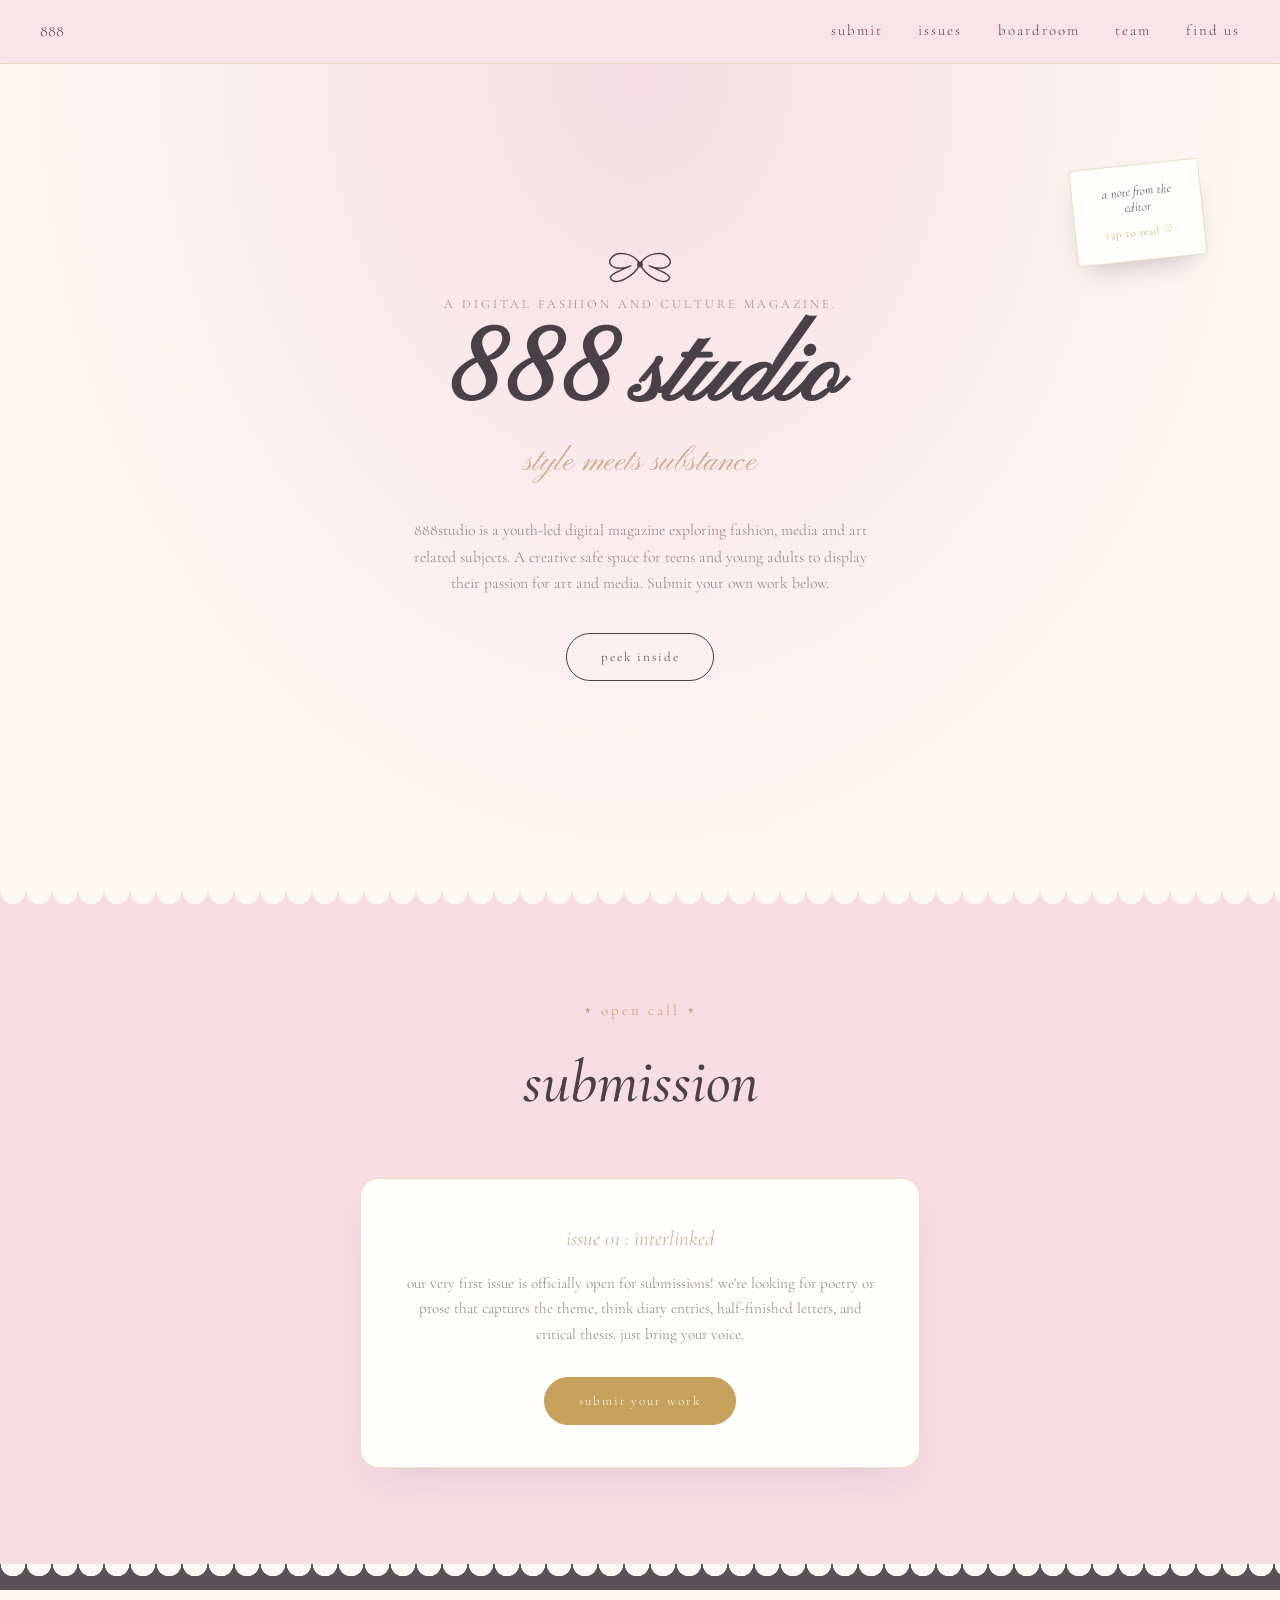
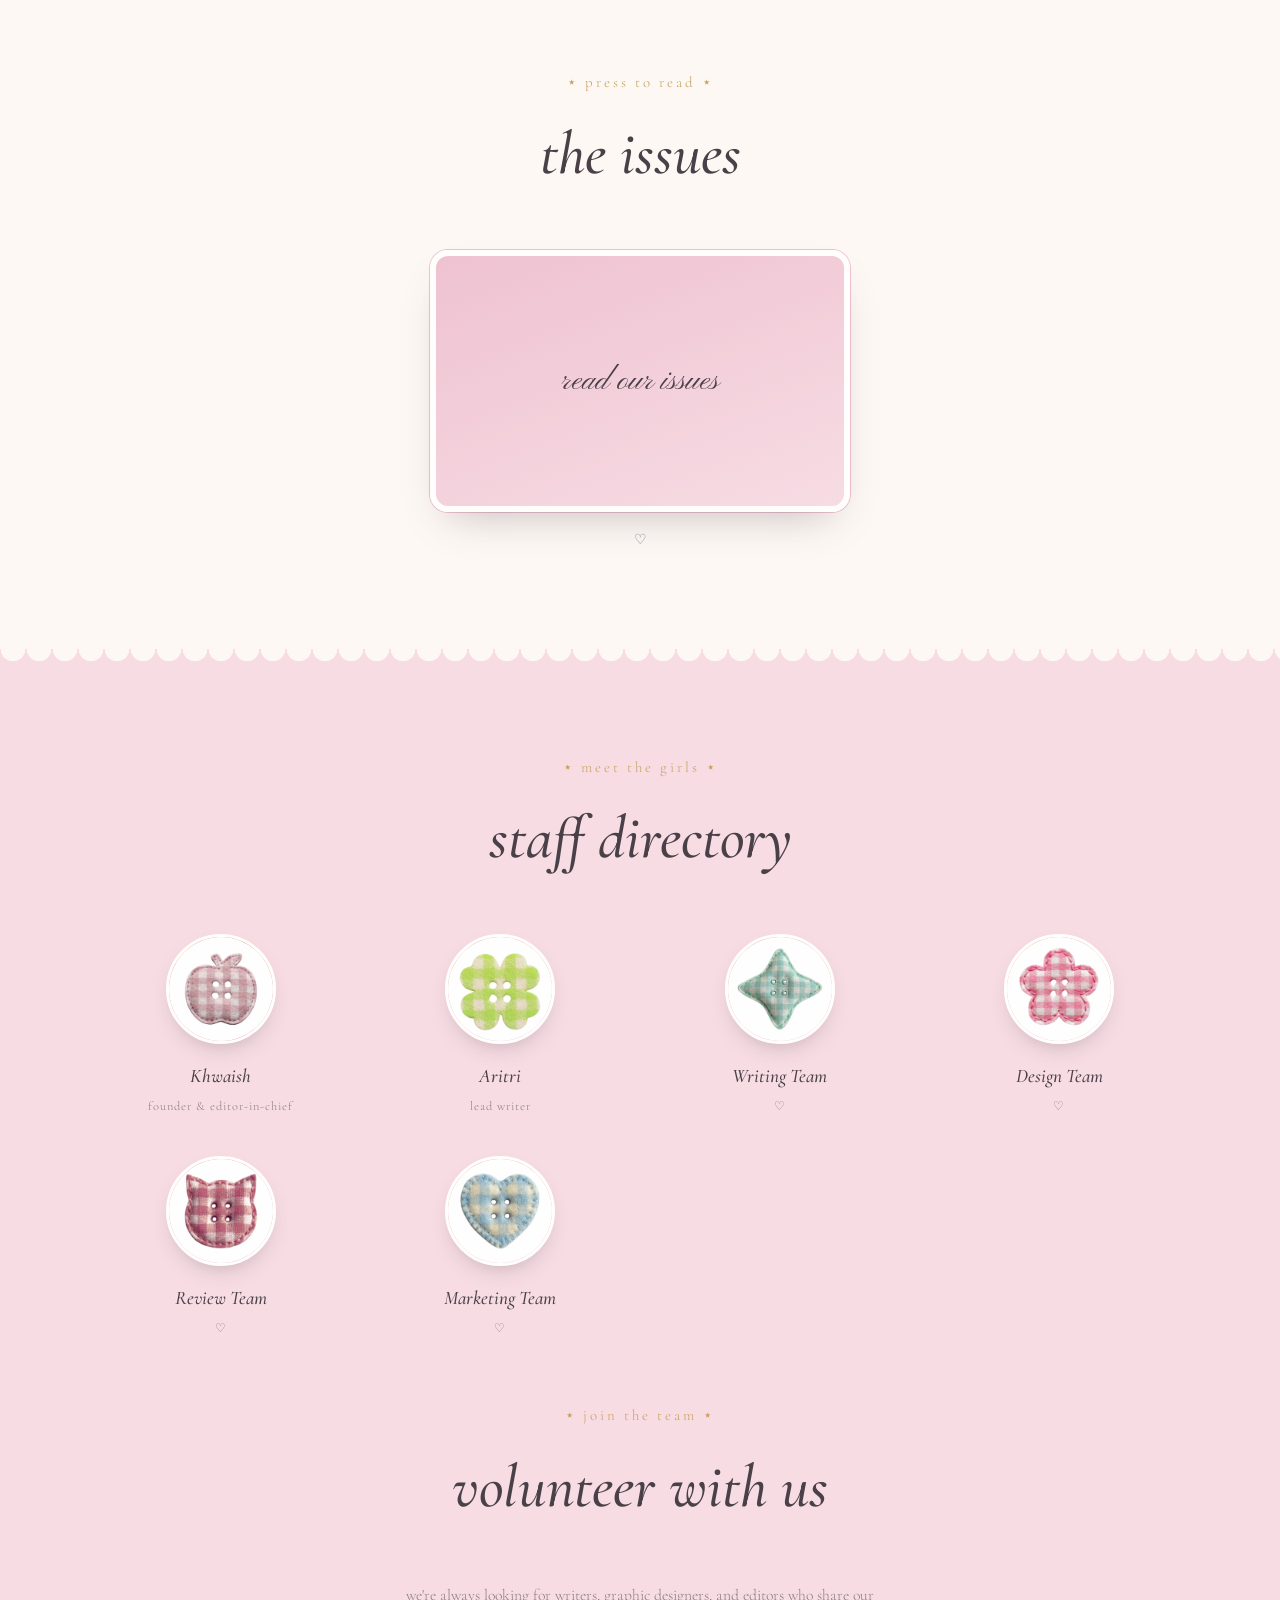
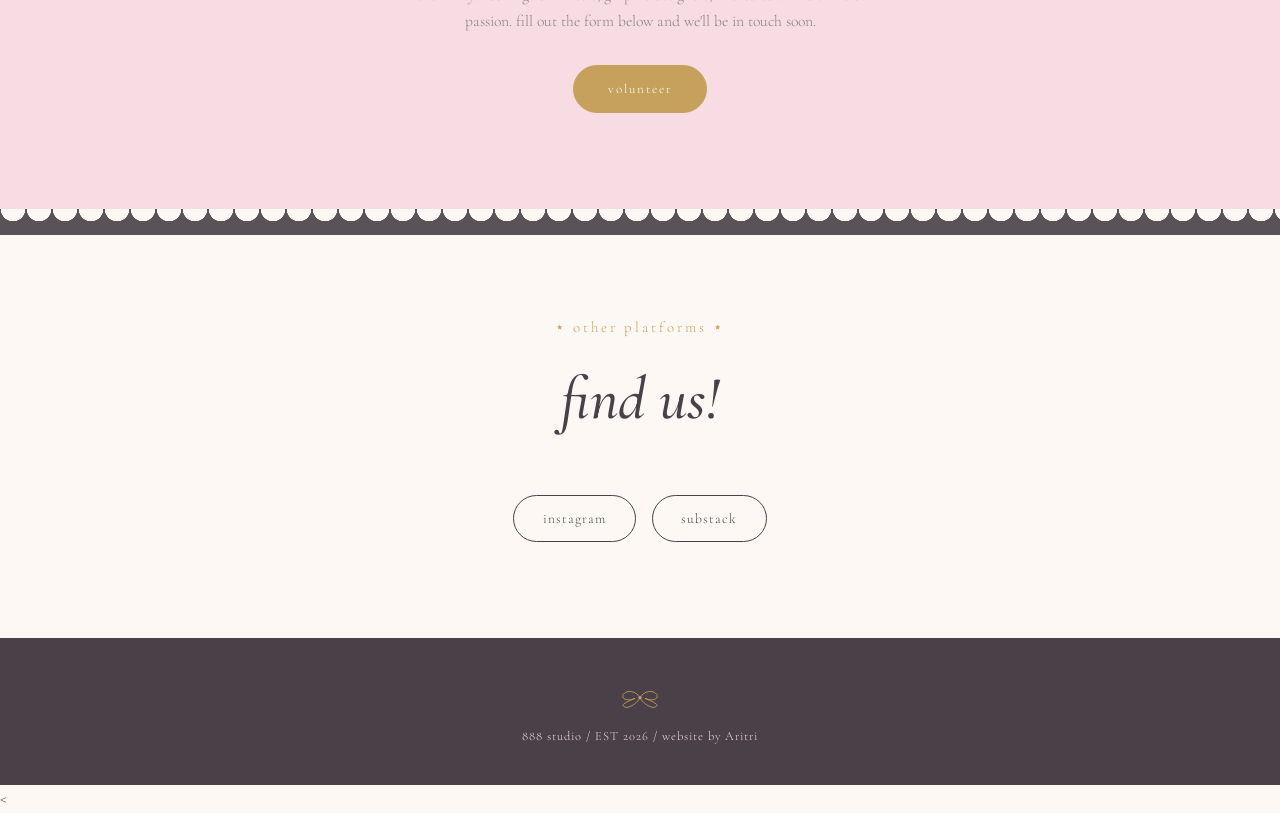
<file: index.html>
<!DOCTYPE html>
<html lang="en">
<head>
<meta charset="UTF-8">
<meta name="viewport" content="width=device-width, initial-scale=1.0">
<title>888 studio — style with substance</title>
<meta name="description" content="888studio is a youth-led digital magazine exploring fashion, media and art related subjects.">
<link rel="preconnect" href="https://fonts.googleapis.com">
<link rel="preconnect" href="https://fonts.gstatic.com" crossorigin>
<link href="https://fonts.googleapis.com/css2?family=Cormorant+Garamond:ital,wght@0,300;0,400;0,500;0,600;0,700;1,400;1,500&family=Pinyon+Script&family=Parisienne&display=swap" rel="stylesheet">
<link rel="stylesheet" href="css/style.css">
</head>
<body>

<!-- ambient bg texture -->
<div class="lace-overlay" aria-hidden="true"></div>

<!-- NAV -->
<header class="nav" id="top">
  <a href="#top" class="nav__brand">888</a>
  <nav class="nav__links">
    <a href="#submit">submit</a>
    <a href="#issues">issues</a>
    <a href="#boardroom">boardroom</a>
    <a href="#team">team</a>
    <a href="#find-us">find us</a>
  </nav>
  <button class="nav__toggle" id="navToggle" aria-label="Toggle menu">
    <span></span><span></span><span></span>
  </button>
</header>

<!-- HERO -->
<section class="hero">
  <div class="hero__bow" aria-hidden="true">
    <svg viewBox="0 0 120 70" width="70">
      <path d="M60 35 C50 15, 20 10, 10 25 C2 37, 20 48, 45 37 C20 48, 2 55, 12 62 C22 70, 50 55, 60 35 Z" fill="none" stroke="currentColor" stroke-width="2.5"/>
      <path d="M60 35 C70 15, 100 10, 110 25 C118 37, 100 48, 75 37 C100 48, 118 55, 108 62 C98 70, 70 55, 60 35 Z" fill="none" stroke="currentColor" stroke-width="2.5"/>
      <circle cx="60" cy="35" r="5" fill="currentColor"/>
    </svg>
  </div>
  <p class="hero__eyebrow">a digital fashion and culture magazine.</p>
  <h1 class="hero__title">888 studio</h1>
  <p class="hero__tagline">style meets substance</p>
  <p class="hero__desc">888studio is a youth-led digital magazine exploring fashion, media and art related subjects. A creative safe space for teens and young adults to display their passion for art and media. Submit your own work below.</p>
  <a href="#submit" class="btn btn--ghost">peek inside</a>
  <div class="eic-note-float" id="eicNoteFloat">
  <p class="eic-note-float__label">a note from the editor</p>
  <p class="eic-note-float__peek">tap to read ♡</p>
</div>
</section>

<div class="scallop scallop--pink" aria-hidden="true"></div>

<!-- SUBMIT -->
<section id="submit" class="section section--blush">
  <p class="section__eyebrow">⋆ open call ⋆</p>
  <h2 class="section__title">submission</h2>
  <div class="card card--submit">
    <p class="card__kicker">issue 01 : interlinked</p>
    <p class="card__text">
      our very first issue is officially open for submissions! we're looking for poetry or prose that
      captures the theme, think diary entries, half-finished  letters, and critical thesis.
      just bring your voice.
    </p>
    <a href="submit.html" class="btn btn--filled">submit your work</a>
  </div>
</section>

<div class="scallop scallop--grey" aria-hidden="true"></div>

<!-- ISSUES -->
<section id="issues" class="section section--cream">
  <p class="section__eyebrow">⋆ press to read ⋆</p>
  <h2 class="section__title">the issues</h2>

  <div class="issues-single" id="issuesSingleBlock">
    <div class="issues-single__cover">
      <span>read our issues</span>
    </div>
    <p class="issues-single__sub">♡</p>
  </div>
</section>

<div class="scallop scallop--pink" aria-hidden="true"></div>

<!-- BOARDROOM
<section id="boardroom" class="section section--cream">
  <p class="section__eyebrow">⋆ the mood board ⋆</p>
  <h2 class="section__title">the boardroom</h2>

  <div class="boardroom-grid">
    <a href="#" target="_blank" rel="noopener" class="boardroom-card">
      <span class="boardroom-card__tag">writing</span>
      <p>caption or note about this post</p>
    </a>
    <a href="#" target="_blank" rel="noopener" class="boardroom-card">
      <span class="boardroom-card__tag">aesthetic</span>
      <p>caption or note about this post</p>
    </a>
    <a href="#" target="_blank" rel="noopener" class="boardroom-card">
      <span class="boardroom-card__tag">fashion</span>
      <p>caption or note about this post</p>
    </a>
    <a href="#" target="_blank" rel="noopener" class="boardroom-card">
      <span class="boardroom-card__tag">culture</span>
      <p>caption or note about this post</p>
    </a>
  </div>
</section>

<div class="scallop scallop--pink" aria-hidden="true"></div> -->

<!--TEAM -->
<section id="team" class="section section--blush">
  <p class="section__eyebrow">⋆ meet the girls ⋆</p>
  <h2 class="section__title">staff directory</h2>

  <div class="staff-grid">
    <div class="staff-card staff-card--lead" data-type="person" data-id="khwaish">
      <div class="staff-card__photo">
        <img src="assets/images/apple.PNG" alt="Khwaish">
      </div>
      <h3>Khwaish</h3>
      <p class="staff-card__role">founder &amp; editor-in-chief</p>
    </div>
    <div class="staff-card" data-type="person" data-id="aritri">
      <div class="staff-card__photo">
        <img src="assets/images/clover.PNG" alt="Aritri">
      </div>
      <h3>Aritri</h3>
      <p class="staff-card__role">lead writer</p>
    </div>
    <div class="staff-card" data-type="team" data-id="writing">
      <div class="staff-card__photo">
        <img src="assets/images/shine.PNG" alt="Writing Team">
      </div>
      <h3>Writing Team</h3>
      <p class="staff-card__role">♡</p>
    </div>
    <div class="staff-card" data-type="team" data-id="design">
      <div class="staff-card__photo">
        <img src="assets/images/flower.PNG" alt="Design Team">
      </div>
      <h3>Design Team</h3>
      <p class="staff-card__role">♡</p>
    </div>
    <div class="staff-card" data-type="team" data-id="review">
      <div class="staff-card__photo">
        <img src="assets/images/piggy.PNG" alt="Review Team">
      </div>
      <h3>Review Team</h3>
      <p class="staff-card__role">♡</p>
    </div>
    <div class="staff-card" data-type="team" data-id="marketing">
      <div class="staff-card__photo">
        <img src="assets/images/heart.PNG" alt="Marketing Team">
      </div>
      <h3>Marketing Team</h3>
      <p class="staff-card__role">♡</p>
    </div>
</div>
</section>
<!-- VOLUNTEER -->
<section id="volunteer" class="section section--blush">
  <p class="section__eyebrow">⋆ join the team ⋆</p>
  <h2 class="section__title">volunteer with us</h2>
  <p class="volunteer__text">
    we're always looking for writers, graphic designers, and editors who share our passion.
    fill out the form below and we'll be in touch soon.
  </p>
  <a href="https://forms.gle/kQKQ9ipUbfQPRM1T8" target="_blank" rel="noopener" class="btn btn--filled">volunteer</a>
</section>

<div class="scallop scallop--grey" aria-hidden="true"></div>

<!-- FIND US -->
<section id="find-us" class="section section--cream">
  <p class="section__eyebrow">⋆ other platforms ⋆</p>
  <h2 class="section__title">find us!</h2>

  <div class="social-grid">
    <a href="https://www.instagram.com/_888studio" class="social-pill">instagram</a>
    <a href="https://substack.com/@888studio" class="social-pill">substack</a>
  </div>
</section>

<!-- FOOTER -->
<footer class="footer">
  <div class="footer__bow" aria-hidden="true">
    <svg viewBox="0 0 120 70" width="40">
      <path d="M60 35 C50 15, 20 10, 10 25 C2 37, 20 48, 45 37 C20 48, 2 55, 12 62 C22 70, 50 55, 60 35 Z" fill="none" stroke="currentColor" stroke-width="2.5"/>
      <path d="M60 35 C70 15, 100 10, 110 25 C118 37, 100 48, 75 37 C100 48, 118 55, 108 62 C98 70, 70 55, 60 35 Z" fill="none" stroke="currentColor" stroke-width="2.5"/>
      <circle cx="60" cy="35" r="5" fill="currentColor"/>
    </svg>
  </div>
  <p>888 studio / EST 2026 / website by Aritri</p>
</footer>

<!-- PERSON BIO MODAL -->
<div class="modal-overlay" id="personModal">
  <div class="modal-box">
    <button class="modal-close" id="personModalClose" aria-label="Close">&times;</button>
    <div class="modal-photo" id="personModalPhoto"></div>
    <h3 class="modal-name" id="personModalName"></h3>
    <p class="modal-role" id="personModalRole"></p>
    <p class="modal-email" id="personModalEmail"></p>
    <p class="modal-bio" id="personModalBio"></p>
  </div>
</div>

<!-- TEAM LIST MODAL -->
<div class="modal-overlay" id="teamModal">
  <div class="modal-box modal-box--wide">
    <button class="modal-close" id="teamModalClose" aria-label="Close">&times;</button>
    <h3 class="modal-name" id="teamModalTitle"></h3>
    <div class="modal-team-list" id="teamModalList"></div>
  </div>
</div>

<!-- EIC NOTE MODAL -->
<div class="modal-overlay" id="eicNoteModal">
  <div class="modal-box">
    <button class="modal-close" id="eicNoteModalClose" aria-label="Close">&times;</button>
    <p class="eic-note-modal__label">a note from the editor</p>
    <p class="eic-note-modal__text" id="eicNoteText"></p>
    <p class="eic-note-modal__sign">— Khwaish</p>
  </div>
</div>

<<!-- ISSUE SUBMISSIONS MODAL -->
<div class="modal-overlay" id="issueModal">
  <div class="modal-box modal-box--wide">
    <button class="modal-close" id="issueModalClose" aria-label="Close">&times;</button>
    <h3 class="modal-name" id="issueModalTitle"></h3>
    <p class="modal-role" id="issueModalSubtitle"></p>
    <div class="issue-modal-nav" id="issueModalNav"></div>
    <div class="modal-submission-grid" id="issueModalGrid"></div>
  </div>
</div>

<script src="js/main.js"></script>
</body>
</html>
</file>
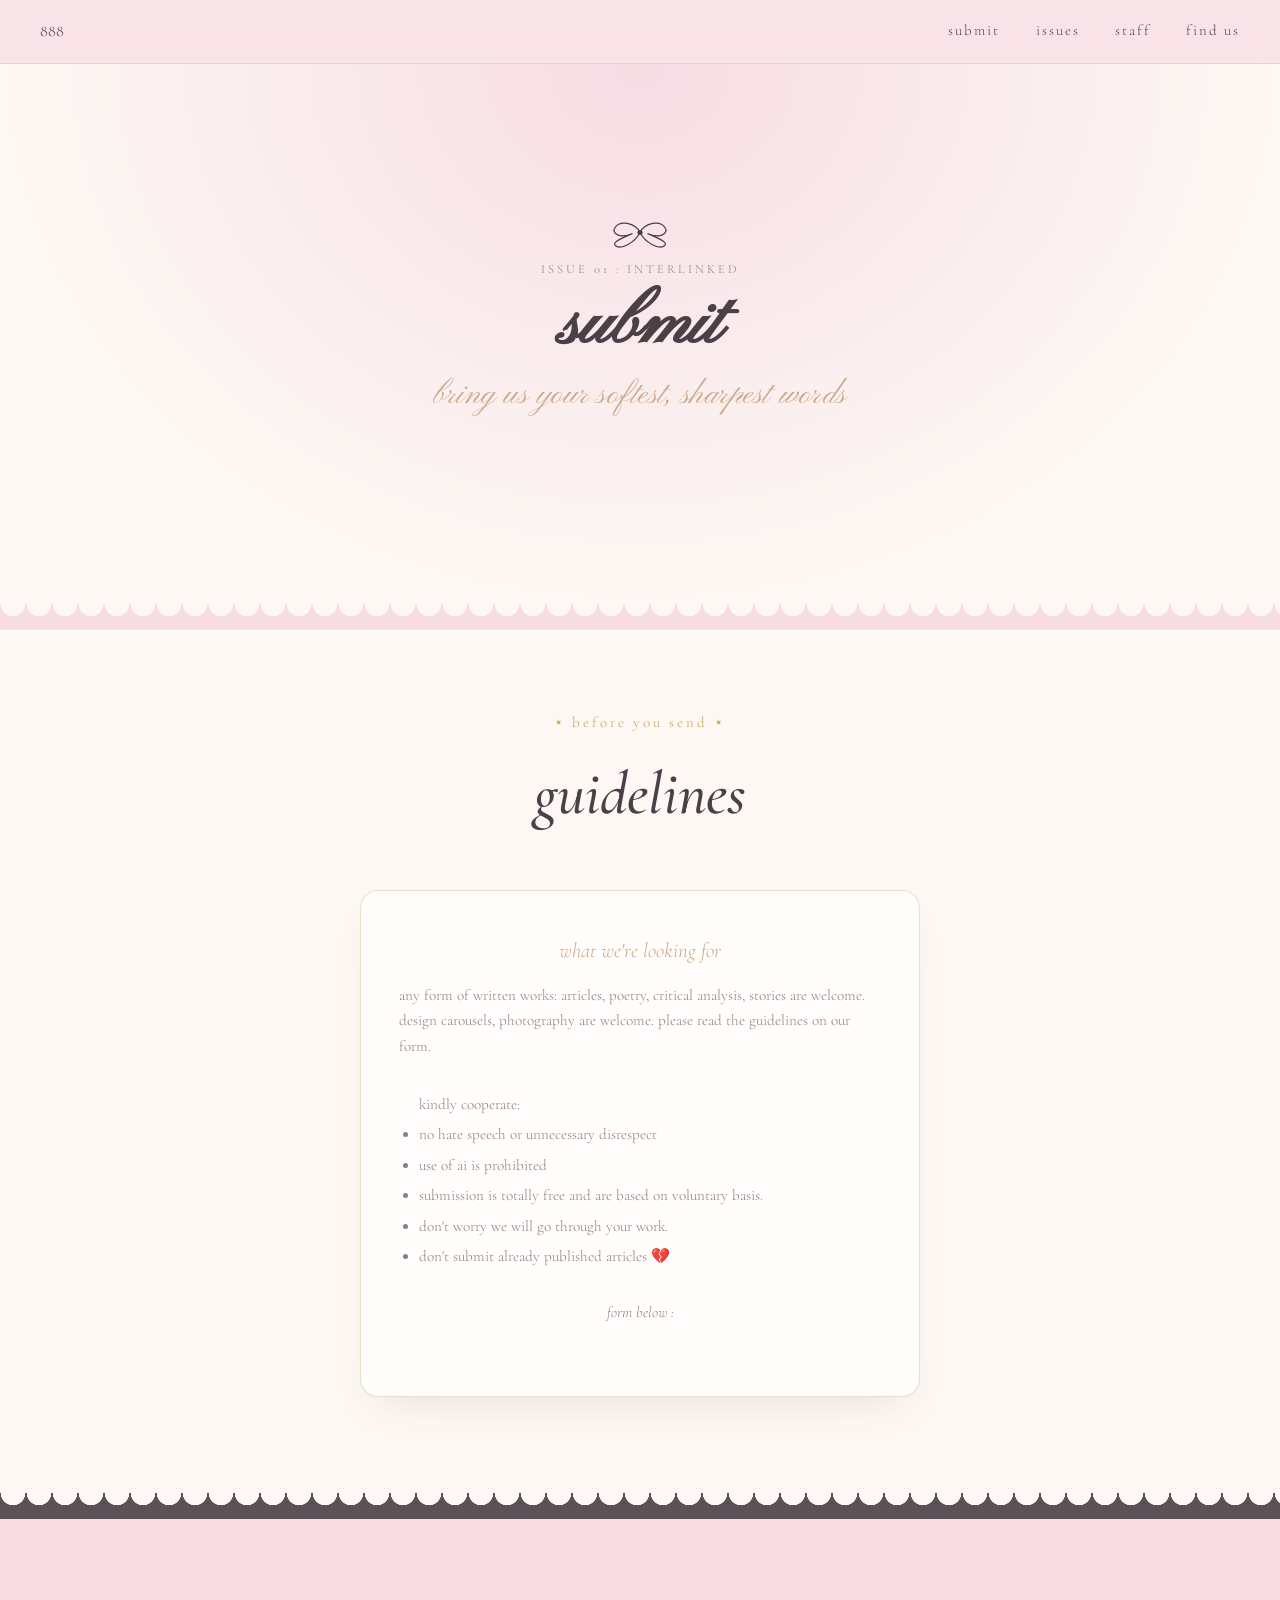
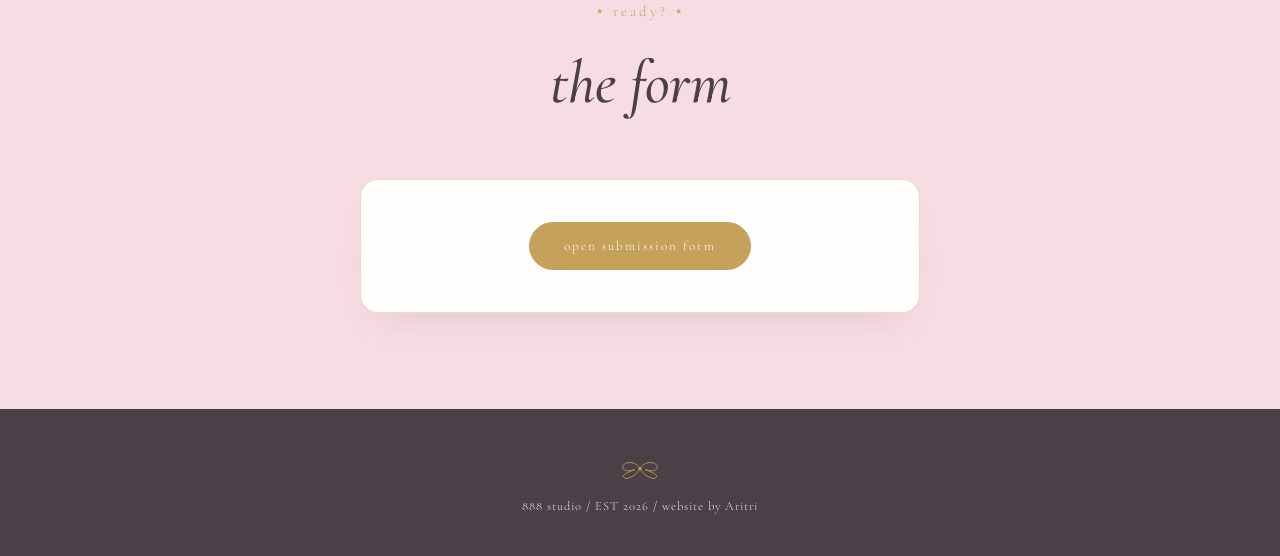
<file: submit.html>
<!DOCTYPE html>
<html lang="en">
<head>
<meta charset="UTF-8">
<meta name="viewport" content="width=device-width, initial-scale=1.0">
<title>submit — 888 studio</title>
<meta name="description" content="Submit your work to 888 studio digital magazine.">
<link rel="preconnect" href="https://fonts.googleapis.com">
<link rel="preconnect" href="https://fonts.gstatic.com" crossorigin>
<link href="https://fonts.googleapis.com/css2?family=Cormorant+Garamond:ital,wght@0,300;0,400;0,500;0,600;0,700;1,400;1,500&family=Pinyon+Script&family=Parisienne&display=swap" rel="stylesheet">
<link rel="stylesheet" href="css/style.css">
</head>
<body>

<div class="lace-overlay" aria-hidden="true"></div>

<!-- NAV -->
<header class="nav">
  <a href="index.html" class="nav__brand">888</a>
  <nav class="nav__links">
    <a href="index.html#submit">submit</a>
    <a href="index.html#issues">issues</a>
    <a href="index.html#staff">staff</a>
    <a href="index.html#find-us">find us</a>
  </nav>
  <button class="nav__toggle" id="navToggle" aria-label="Toggle menu">
    <span></span><span></span><span></span>
  </button>
</header>

<!-- SUBMIT HERO -->
<section class="hero" style="min-height: 60vh;">
  <div class="hero__bow" aria-hidden="true">
    <svg viewBox="0 0 120 70" width="60">
      <path d="M60 35 C50 15, 20 10, 10 25 C2 37, 20 48, 45 37 C20 48, 2 55, 12 62 C22 70, 50 55, 60 35 Z" fill="none" stroke="currentColor" stroke-width="2.5"/>
      <path d="M60 35 C70 15, 100 10, 110 25 C118 37, 100 48, 75 37 C100 48, 118 55, 108 62 C98 70, 70 55, 60 35 Z" fill="none" stroke="currentColor" stroke-width="2.5"/>
      <circle cx="60" cy="35" r="5" fill="currentColor"/>
    </svg>
  </div>
  <p class="hero__eyebrow">issue 01 : interlinked</p>
  <h1 class="hero__title" style="font-size: clamp(2.8rem, 8vw, 4.5rem);">submit</h1>
  <p class="hero__tagline">bring us your softest, sharpest words</p>
</section>

<div class="scallop scallop--pink" aria-hidden="true"></div>

<!-- GUIDELINES -->
<section class="section section--cream">
  <p class="section__eyebrow">⋆ before you send ⋆</p>
  <h2 class="section__title">guidelines</h2>

  <div class="card card--submit" style="text-align: left;">
    <p class="card__kicker" style="text-align:center;">what we're looking for</p>
    <p class="card__text">
      any form of written works: articles, poetry, critical analysis, stories are welcome. design carousels, photography are welcome. please read the guidelines on our form.
    </p>
    <ul style="color: var(--grey-warm); font-size: 0.95rem; margin: 0 0 1.8rem 1.2rem; line-height: 2;">
      <p>kindly cooperate:</p>
      <li>no hate speech or unnecessary disrespect</li>
      <li>use of ai is prohibited</li>
      <li>submission is totally free and are based on voluntary basis.</li>
      <li>don't worry we will go through your work.</li>
      <li>don't submit already published articles 💔</li>
    </ul>
    <p class="card__text" style="text-align:center; font-style: italic;">
      form below :
    </p>
  </div>
</section>

<div class="scallop scallop--grey" aria-hidden="true"></div>

<!-- FORM AREA -->
<section class="section section--blush">
  <p class="section__eyebrow">⋆ ready? ⋆</p>
  <h2 class="section__title">the form</h2>

  <div class="card card--submit">
  
    <a href="https://forms.gle/SydN2yf8qKHaVvCQA"  class="btn btn--filled" target="_blank" rel="noopener">open submission form</a>
  </div>
</section>

<!-- FOOTER -->
<footer class="footer">
  <div class="footer__bow" aria-hidden="true">
    <svg viewBox="0 0 120 70" width="40">
      <path d="M60 35 C50 15, 20 10, 10 25 C2 37, 20 48, 45 37 C20 48, 2 55, 12 62 C22 70, 50 55, 60 35 Z" fill="none" stroke="currentColor" stroke-width="2.5"/>
      <path d="M60 35 C70 15, 100 10, 110 25 C118 37, 100 48, 75 37 C100 48, 118 55, 108 62 C98 70, 70 55, 60 35 Z" fill="none" stroke="currentColor" stroke-width="2.5"/>
      <circle cx="60" cy="35" r="5" fill="currentColor"/>
    </svg>
  </div>
  <p>888 studio / EST 2026 / website by Aritri</p>
</footer>

<script src="js/main.js"></script>
</body>
</html>
</file>
<file: css/style.css>
/* ============================================
   888 studio — style with substance
   ============================================ */

:root {
  --pink-blush:     #F7DCE4;
  --pink-rose:      #EFC2D1;
  --pink-deep:      #E5A9BE;
  --grey-warm:      #8A7F82;
  --grey-plum:      #4A4048;
  --cream-lace:     #FDF8F4;
  --fawn:           #CBA88B;
  --gold:           #C6A15B;
  --white:          #FFFEFC;

  --font-display: 'Cormorant Garamond', serif;
  --font-script:  'Pinyon Script', cursive;
  --font-subhead: 'Pinyon Script', cursive;
  --font-body:    'Cormorant Garamond', serif;

  --max-width: 1080px;
}

* { margin: 0; padding: 0; box-sizing: border-box; }

html { scroll-behavior: smooth; }

body {
  background: var(--cream-lace);
  color: var(--grey-plum);
  font-family: var(--font-body);
  font-weight: 300;
  line-height: 1.7;
  overflow-x: hidden;
  position: relative;
}

a { color: inherit; text-decoration: none; }

img { max-width: 100%; display: block; }

/* ---------- ambient lace texture ---------- */
.lace-overlay {
  position: fixed;
  inset: 0;
  pointer-events: none;
  z-index: 0;
  opacity: 0.5;
  background-image:
    radial-gradient(circle at 1px 1px, rgba(203,168,139,0.15) 1px, transparent 1px);
  background-size: 26px 26px;
}

/* ---------- nav ---------- */
.nav {
  position: sticky;
  top: 0;
  z-index: 100;
  display: flex;
  align-items: center;
  justify-content: space-between;
  padding: 1.1rem 2.5rem;
  background: rgba(247, 220, 228, 0.75);
  backdrop-filter: blur(10px);
  border-bottom: 1px solid rgba(198, 161, 91, 0.25);
}

.nav__brand {
  display: flex;
  align-items: center;
}

.nav__logo {
  height: 42px;
  width: auto;
  display: block;
}

.nav__links {
  display: flex;
  gap: 2.2rem;
}

.nav__links a {
  font-size: 0.93rem;
  letter-spacing: 2px;
  text-transform: lowercase;
  color: var(--grey-plum);
  position: relative;
  padding-bottom: 3px;
}

.nav__links a::after {
  content: '';
  position: absolute;
  left: 0; bottom: 0;
  width: 0%;
  height: 1px;
  background: var(--gold);
  transition: width 0.3s ease;
}

.nav__links a:hover::after { width: 100%; }

.nav__toggle {
  display: none;
  flex-direction: column;
  gap: 5px;
  background: none;
  border: none;
  cursor: pointer;
}

.nav__toggle span {
  width: 24px;
  height: 1.5px;
  background: var(--grey-plum);
}

/* ---------- hero ---------- */
.hero {
  position: relative;
  z-index: 1;
  min-height: 92vh;
  display: flex;
  flex-direction: column;
  align-items: center;
  justify-content: center;
  text-align: center;
  padding: 4rem 1.5rem 6rem;
  background:
    radial-gradient(ellipse at 50% 0%, var(--pink-blush) 0%, var(--cream-lace) 70%);
}

.hero__logo {
  width: min(340px, 78vw);
  height: auto;
  margin: 0.4rem 0 -0.6rem;
}

@keyframes sway {
  0%, 100% { transform: rotate(-4deg); }
  50% { transform: rotate(4deg); }
}

.hero__eyebrow {
  font-size: 0.78rem;
  letter-spacing: 3px;
  text-transform: uppercase;
  color: var(--grey-warm);
  margin-bottom: 0.6rem;
}

.hero__title {
  font-family: var(--font-script);
  font-size: clamp(3.5rem, 10vw, 6.5rem);
  color: var(--grey-plum);
  line-height: 1;
}

.hero__tagline {
  font-family: var(--font-subhead);
  font-weight: 400;
  font-size: 2rem;
  color: var(--fawn);
  letter-spacing: 0.5px;
  margin-top: 0.4rem;
}

.hero__desc {
  max-width: 480px;
  margin: 1.8rem auto 2.2rem;
  font-size: 0.98rem;
  color: var(--grey-warm);
}

/* ---------- floating EIC note ---------- */
.eic-note-float {
  position: absolute;
  top: 12%;
  right: 6%;
  width: 130px;
  padding: 1.1rem 1rem;
  background: var(--white);
  border: 1px solid rgba(198, 161, 91, 0.35);
  box-shadow: 0 14px 28px -14px rgba(74, 64, 72, 0.35);
  border-radius: 4px;
  text-align: center;
  transform: rotate(-6deg);
  cursor: pointer;
  transition: transform 0.3s ease;
  z-index: 2;
}

.eic-note-float:hover {
  transform: rotate(-2deg) translateY(-4px);
}

.eic-note-float__label {
  font-family: var(--font-display);
  font-style: italic;
  font-size: 0.8rem;
  color: var(--grey-plum);
  line-height: 1.3;
}

.eic-note-float__peek {
  font-size: 0.68rem;
  letter-spacing: 0.5px;
  color: var(--gold);
  margin-top: 0.5rem;
}

/* ---------- EIC note modal text ---------- */
.eic-note-modal__label {
  font-family: var(--font-display);
  font-style: italic;
  font-size: 1.1rem;
  color: var(--gold);
  margin-bottom: 1rem;
  text-align: center;
}

.eic-note-modal__text {
  font-size: 1rem;
  color: var(--grey-plum);
  line-height: 1.8;
  text-align: left;
}

.eic-note-modal__sign {
  font-family: var(--font-display);
  font-style: italic;
  font-size: 1.1rem;
  color: var(--fawn);
  text-align: right;
  margin-top: 1.5rem;
}

/* ---------- buttons ---------- */
.btn {
  display: inline-block;
  padding: 0.75rem 2.1rem;
  font-family: var(--font-body);
  font-size: 0.82rem;
  letter-spacing: 2px;
  text-transform: lowercase;
  border-radius: 40px;
  transition: all 0.3s ease;
}

.btn--ghost {
  border: 1px solid var(--grey-plum);
  color: var(--grey-plum);
}

.btn--ghost:hover {
  background: var(--grey-plum);
  color: var(--cream-lace);
}

.btn--filled {
  background: var(--gold);
  color: var(--white);
  border: 1px solid var(--gold);
}

.btn--filled:hover {
  background: transparent;
  color: var(--gold);
}

/* ---------- scallop / doily divider ---------- */
.scallop {
  position: relative;
  height: 26px;
  z-index: 1;
}

.scallop--pink {
  background: var(--pink-blush);
  -webkit-mask-image: radial-gradient(circle at 13px 0, transparent 12px, black 12.5px);
  mask-image: radial-gradient(circle at 13px 0, transparent 12px, black 12.5px);
  -webkit-mask-size: 26px 26px;
  mask-size: 26px 26px;
  -webkit-mask-repeat: repeat-x;
  mask-repeat: repeat-x;
}

.scallop--grey {
  background: var(--grey-plum);
  opacity: 0.9;
  -webkit-mask-image: radial-gradient(circle at 13px 0, transparent 12px, black 12.5px);
  mask-image: radial-gradient(circle at 13px 0, transparent 12px, black 12.5px);
  -webkit-mask-size: 26px 26px;
  mask-size: 26px 26px;
  -webkit-mask-repeat: repeat-x;
  mask-repeat: repeat-x;
}

/* ---------- sections ---------- */
.section {
  position: relative;
  z-index: 1;
  padding: 5rem 1.5rem 6rem;
  text-align: center;
}

#team {
  padding-bottom: 2rem;
}

#volunteer {
  padding-top: 2rem;
}

.section--blush { background: var(--pink-blush); }
.section--cream { background: var(--cream-lace); }

.section__eyebrow {
  font-size: 0.93rem;
  letter-spacing: 3px;
  color: var(--gold);
  text-transform: lowercase;
  margin-bottom: 0.4rem;
}

.section__title {
  font-family: var(--font-display);
  font-weight: 500;
  font-style: italic;
  font-size: clamp(2.8rem, 6vw, 3.8rem);
  margin-bottom: 2.8rem;
}

/* ---------- submit card ---------- */
.card--submit {
  max-width: 560px;
  margin: 0 auto;
  background: var(--white);
  border: 1px solid rgba(198, 161, 91, 0.35);
  border-radius: 18px;
  padding: 2.6rem 2.4rem;
  box-shadow: 0 20px 40px -20px rgba(74, 64, 72, 0.15);
}

.card__kicker {
  font-family: var(--font-display);
  font-style: italic;
  font-size: 1.3rem;
  color: var(--fawn);
  margin-bottom: 0.9rem;
}

.card__text {
  color: var(--grey-warm);
  font-size: 0.95rem;
  margin-bottom: 1.8rem;
}

/* ---------- issues grid ---------- */

.issues-grid {
  max-width: var(--max-width);
  margin: 0 auto;
  display: flex;
  gap: 2.6rem;
  overflow-x: auto;
  scroll-snap-type: x mandatory;
  scroll-behavior: smooth;
  padding-bottom: 0.5rem;
}
.issue-card {
  flex: 0 0 280px;
  scroll-snap-align: start;
  min-width: 0;
}

.issue-card h3 {
  font-family: var(--font-display);
  font-style: italic;
  font-weight: 500;
  font-size: 1.15rem;
  margin: 1.1rem 0 0.35rem;
  color: var(--grey-plum);
}

.issue-card p {
  font-size: 0.85rem;
  color: var(--grey-warm);
}

.issue-card__frame {
  display: block;
  aspect-ratio: 3 / 4;
  border-radius: 14px;
  overflow: hidden;
  border: 6px solid var(--white);
  box-shadow: 0 16px 32px -18px rgba(74, 64, 72, 0.35), 0 0 0 1px var(--pink-rose);
  transition: transform 0.35s ease, box-shadow 0.35s ease;
}

.issue-card__frame:hover {
  transform: translateY(-6px) rotate(-1deg);
  box-shadow: 0 22px 40px -18px rgba(74, 64, 72, 0.4), 0 0 0 1px var(--gold);
}

.issue-card__placeholder {
  width: 100%; height: 100%;
  display: flex;
  align-items: center;
  justify-content: center;
  background: linear-gradient(160deg, var(--pink-rose), var(--pink-blush));
  font-family: var(--font-script);
  font-size: 1.7rem;
  color: var(--grey-plum);
}

.issues-single {
  max-width: 420px;
  margin: 0 auto;
  cursor: pointer;
  text-align: center;
}

.issues-single__cover {
  aspect-ratio: 16 / 10;
  border-radius: 18px;
  background: linear-gradient(160deg, var(--pink-rose), var(--pink-blush));
  border: 6px solid var(--white);
  box-shadow: 0 20px 40px -20px rgba(74, 64, 72, 0.35), 0 0 0 1px var(--pink-rose);
  display: flex;
  align-items: center;
  justify-content: center;
  font-family: var(--font-script);
  font-size: 2rem;
  color: var(--grey-plum);
  transition: transform 0.35s ease, box-shadow 0.35s ease;
}

.issues-single:hover .issues-single__cover {
  transform: translateY(-6px);
  box-shadow: 0 26px 46px -20px rgba(74, 64, 72, 0.4), 0 0 0 1px var(--gold);
}

.issues-single__sub {
  margin-top: 1rem;
  font-size: 0.9rem;
  color: var(--grey-warm);
}

/* ---------- staff grid ---------- */
.staff-grid {
  max-width: var(--max-width);
  margin: 0 auto;
  display: grid;
  grid-template-columns: repeat(auto-fit, minmax(190px, 1fr));
  gap: 2.4rem;
}

.staff-card__photo {
  width: 110px; height: 110px;
  margin: 0 auto 1rem;
  border-radius: 50%;
  background: linear-gradient(160deg, var(--fawn), var(--pink-rose));
  border: 3px solid var(--white);
  box-shadow: 0 10px 24px -12px rgba(74, 64, 72, 0.4);
}

.staff-card h3 {
  font-family: var(--font-display);
  font-style: italic;
  font-weight: 500;
  font-size: 1.2rem;
  color: var(--grey-plum);
}

.staff-card__role {
  font-size: 0.78rem;
  letter-spacing: 1px;
  color: var(--grey-warm);
  margin-top: 0.2rem;
}

.staff-card--lead .staff-card__photo {
  background: linear-gradient(160deg, var(--gold), var(--pink-deep));
}

.volunteer__text {
  max-width: 480px;
  margin: 0 auto 1.8rem;
  color: var(--grey-warm);
  font-size: 0.98rem;
}

/* ---------- socials ---------- */
.social-grid {
  display: flex;
  flex-wrap: wrap;
  gap: 1rem;
  justify-content: center;
}

.social-pill {
  padding: 0.7rem 1.8rem;
  border: 1px solid var(--grey-plum);
  border-radius: 40px;
  font-size: 0.85rem;
  letter-spacing: 1px;
  transition: all 0.3s ease;
}

.social-pill:hover {
  background: var(--grey-plum);
  color: var(--cream-lace);
}

/* ---------- staff cards clickable ---------- */
.staff-card {
  cursor: pointer;
  transition: transform 0.3s ease;
}

.staff-card:hover {
  transform: translateY(-4px);
}

.staff-card__photo img {
  width: 100%;
  height: 100%;
  object-fit: cover;
  border-radius: 50%;
}

/* ---------- modal overlay ---------- */
.modal-overlay {
  display: none;
  position: fixed;
  inset: 0;
  background: rgba(74, 64, 72, 0.55);
  backdrop-filter: blur(4px);
  z-index: 1000;
  align-items: center;
  justify-content: center;
  padding: 1.5rem;
}

.modal-overlay.modal-overlay--open {
  display: flex;
}

.modal-box {
  position: relative;
  background: var(--cream-lace);
  border-radius: 20px;
  max-width: 420px;
  width: 100%;
  max-height: 85vh;
  overflow-y: auto;
  padding: 2.6rem 2rem 2.2rem;
  text-align: center;
  box-shadow: 0 30px 60px -20px rgba(74, 64, 72, 0.4);
  border: 1px solid rgba(198, 161, 91, 0.3);
}

.modal-box--wide {
  max-width: 640px;
  text-align: left;
}

.modal-close {
  position: absolute;
  top: 1rem;
  right: 1.2rem;
  background: none;
  border: none;
  font-size: 1.6rem;
  line-height: 1;
  color: var(--grey-warm);
  cursor: pointer;
}

.modal-close:hover {
  color: var(--gold);
}

.modal-photo {
  width: 130px;
  height: 130px;
  border-radius: 50%;
  margin: 0 auto 1.2rem;
  background: linear-gradient(160deg, var(--fawn), var(--pink-rose));
  overflow: hidden;
}

.modal-photo img {
  width: 100%;
  height: 100%;
  object-fit: cover;
}

.modal-name {
  font-family: var(--font-display);
  font-style: italic;
  font-weight: 500;
  font-size: 1.6rem;
  color: var(--grey-plum);
  text-align: center;
}

.modal-role {
  font-size: 0.85rem;
  letter-spacing: 1px;
  color: var(--gold);
  margin-top: 0.3rem;
  text-align: center;
}

.modal-email {
  font-size: 0.85rem;
  color: var(--grey-warm);
  margin-top: 0.4rem;
  text-align: center;
}

.modal-bio {
  margin-top: 1.2rem;
  font-size: 0.95rem;
  color: #000000;
  text-align: left;
}

/* ---------- team member list inside modal ---------- */
.modal-team-list {
  display: grid;
  grid-template-columns: repeat(auto-fit, minmax(160px, 1fr));
  gap: 1.6rem;
  margin-top: 1.6rem;
}

.modal-team-member {
  text-align: center;
}

.modal-team-member__photo {
  width: 80px;
  height: 80px;
  border-radius: 50%;
  margin: 0 auto 0.6rem;
  background: linear-gradient(160deg, var(--fawn), var(--pink-rose));
  overflow: hidden;
}

.modal-team-member__photo img {
  width: 100%;
  height: 100%;
  object-fit: cover;
}

.modal-team-member h4 {
  font-family: var(--font-display);
  font-style: italic;
  font-size: 1.05rem;
  color: var(--grey-plum);
}

.modal-team-member p {
  font-size: 0.95rem;
  color: #000000;
  margin-top: 0.2rem;
}

/* ---------- issue submission grid ---------- */
.modal-submission-grid {
  display: grid;
  grid-template-columns: repeat(auto-fill, minmax(150px, 1fr));
  gap: 1.4rem;
  margin-top: 1.6rem;
}

.submission-card {
  display: block;
  text-align: center;
  cursor: pointer;
}

.submission-card__cover {
  width: 100%;
  aspect-ratio: 1 / 1;
  border-radius: 22px;
  overflow: hidden;
  background: linear-gradient(160deg, var(--pink-rose), var(--pink-blush));
  border: 3px solid var(--white);
  box-shadow: 0 12px 24px -14px rgba(74, 64, 72, 0.35);
  transition: transform 0.3s ease, box-shadow 0.3s ease;
}

.submission-card:hover .submission-card__cover {
  transform: translateY(-4px) scale(1.02);
  box-shadow: 0 16px 30px -14px rgba(74, 64, 72, 0.45);
}

.submission-card__cover img {
  width: 100%;
  height: 100%;
  object-fit: cover;
}

.submission-card__title {
  margin-top: 0.6rem;
  font-family: var(--font-display);
  font-style: italic;
  font-size: 0.95rem;
  color: var(--grey-plum);
}

.submission-card__author {
  font-size: 0.75rem;
  color: var(--grey-warm);
  margin-top: 0.1rem;
}

.issue-modal-nav {
  display: flex;
  flex-wrap: wrap;
  justify-content: center;
  gap: 0.5rem;
  margin: 0.8rem 0 1.6rem;
  font-size: 0.85rem;
}

.issue-modal-nav a {
  color: var(--grey-warm);
  padding-bottom: 2px;
  border-bottom: 1px solid transparent;
  transition: color 0.2s ease, border-color 0.2s ease;
}

.issue-modal-nav a:hover,
.issue-modal-nav a.issue-modal-nav__active {
  color: var(--gold);
  border-bottom-color: var(--gold);
}

.issue-modal-nav__divider {
  color: var(--grey-warm);
  opacity: 0.5;
}

/* ---------- footer ---------- */
.footer {
  position: relative;
  z-index: 1;
  background: var(--grey-plum);
  color: var(--pink-blush);
  text-align: center;
  padding: 3rem 1.5rem 2.4rem;
  font-size: 0.78rem;
  letter-spacing: 1px;
}

.footer__bow {
  color: var(--gold);
  display: flex;
  justify-content: center;
  margin-bottom: 1rem;
}

/* ---------- responsive ---------- */
@media (max-width: 720px) {
  .nav__links { display: none; }
  .nav__toggle { display: flex; }

  .nav.nav--open .nav__links {
    display: flex;
    flex-direction: column;
    position: absolute;
    top: 100%; left: 0; right: 0;
    background: var(--pink-blush);
    padding: 1.5rem;
    gap: 1.2rem;
    text-align: center;
    border-bottom: 1px solid rgba(198,161,91,0.25);
  }
}

@media (prefers-reduced-motion: reduce) {
  html { scroll-behavior: auto; }
  .hero__bow { animation: none; }
}
</file>
